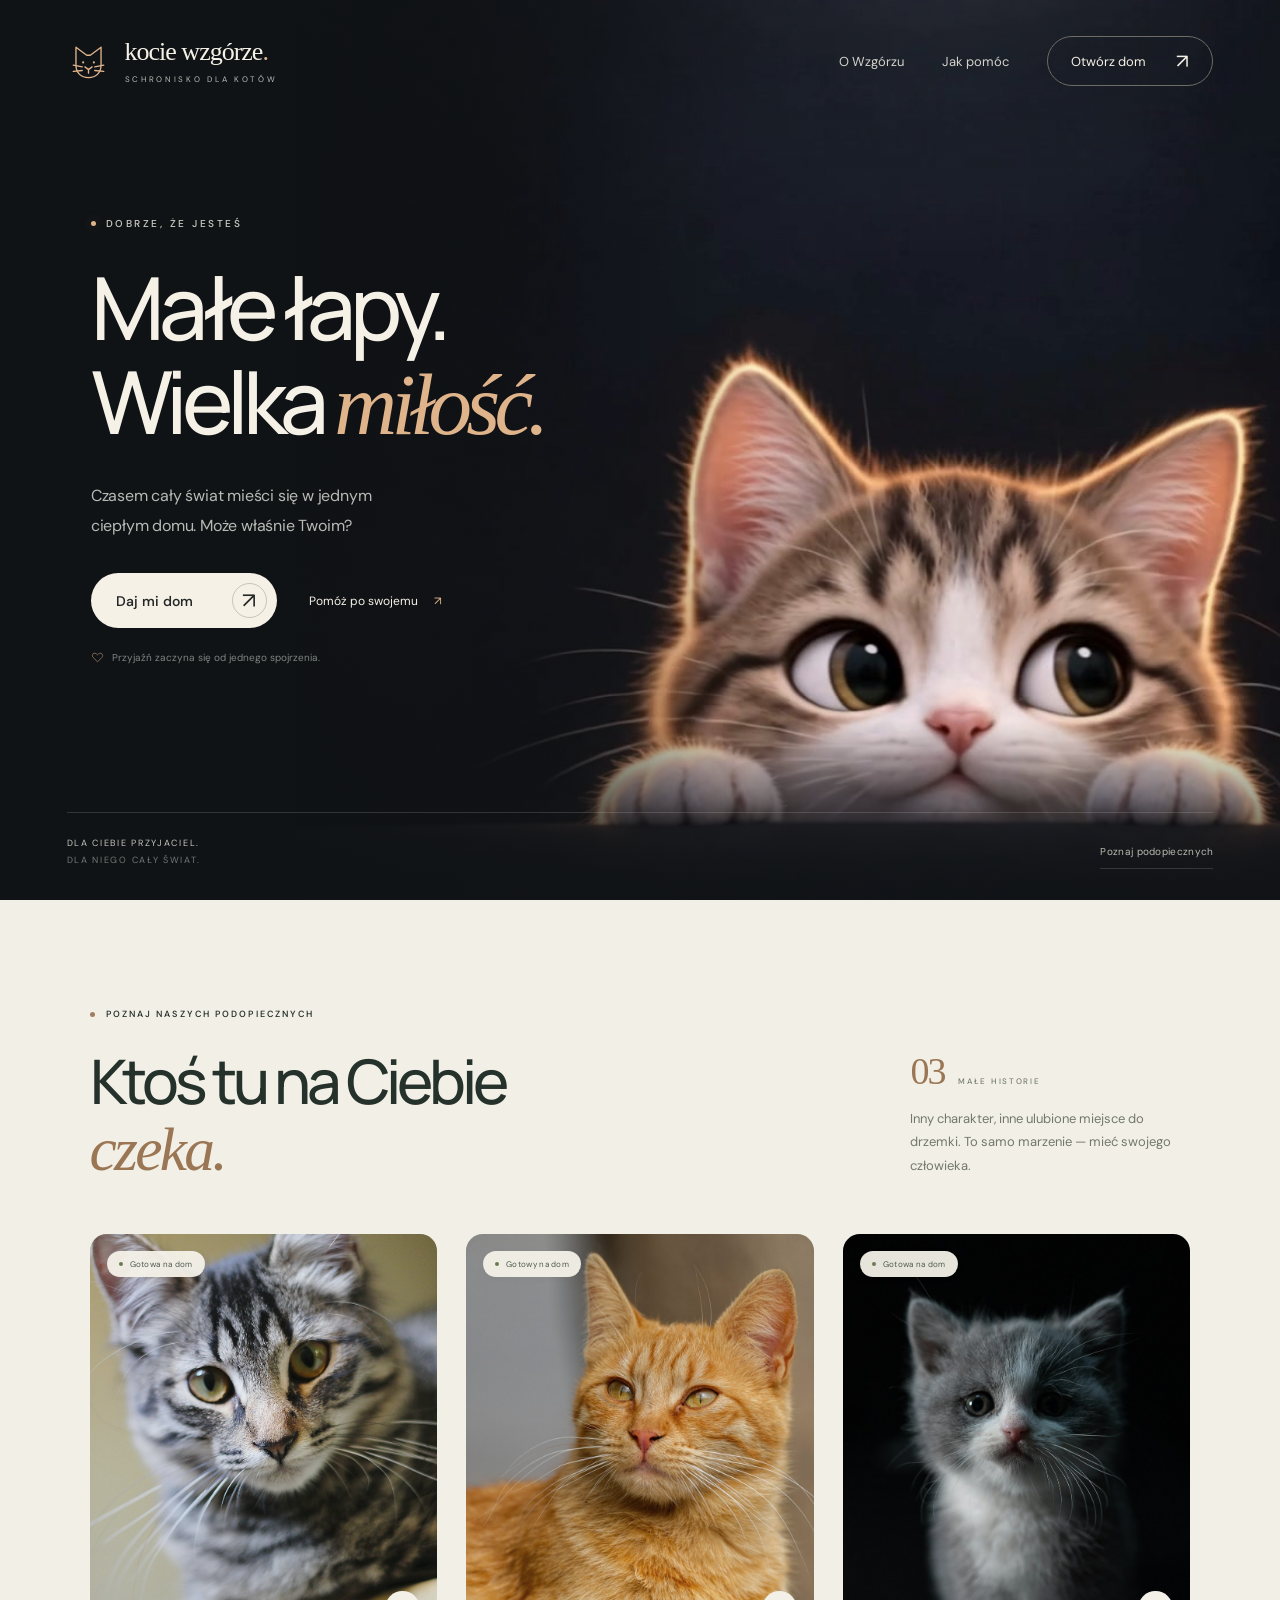
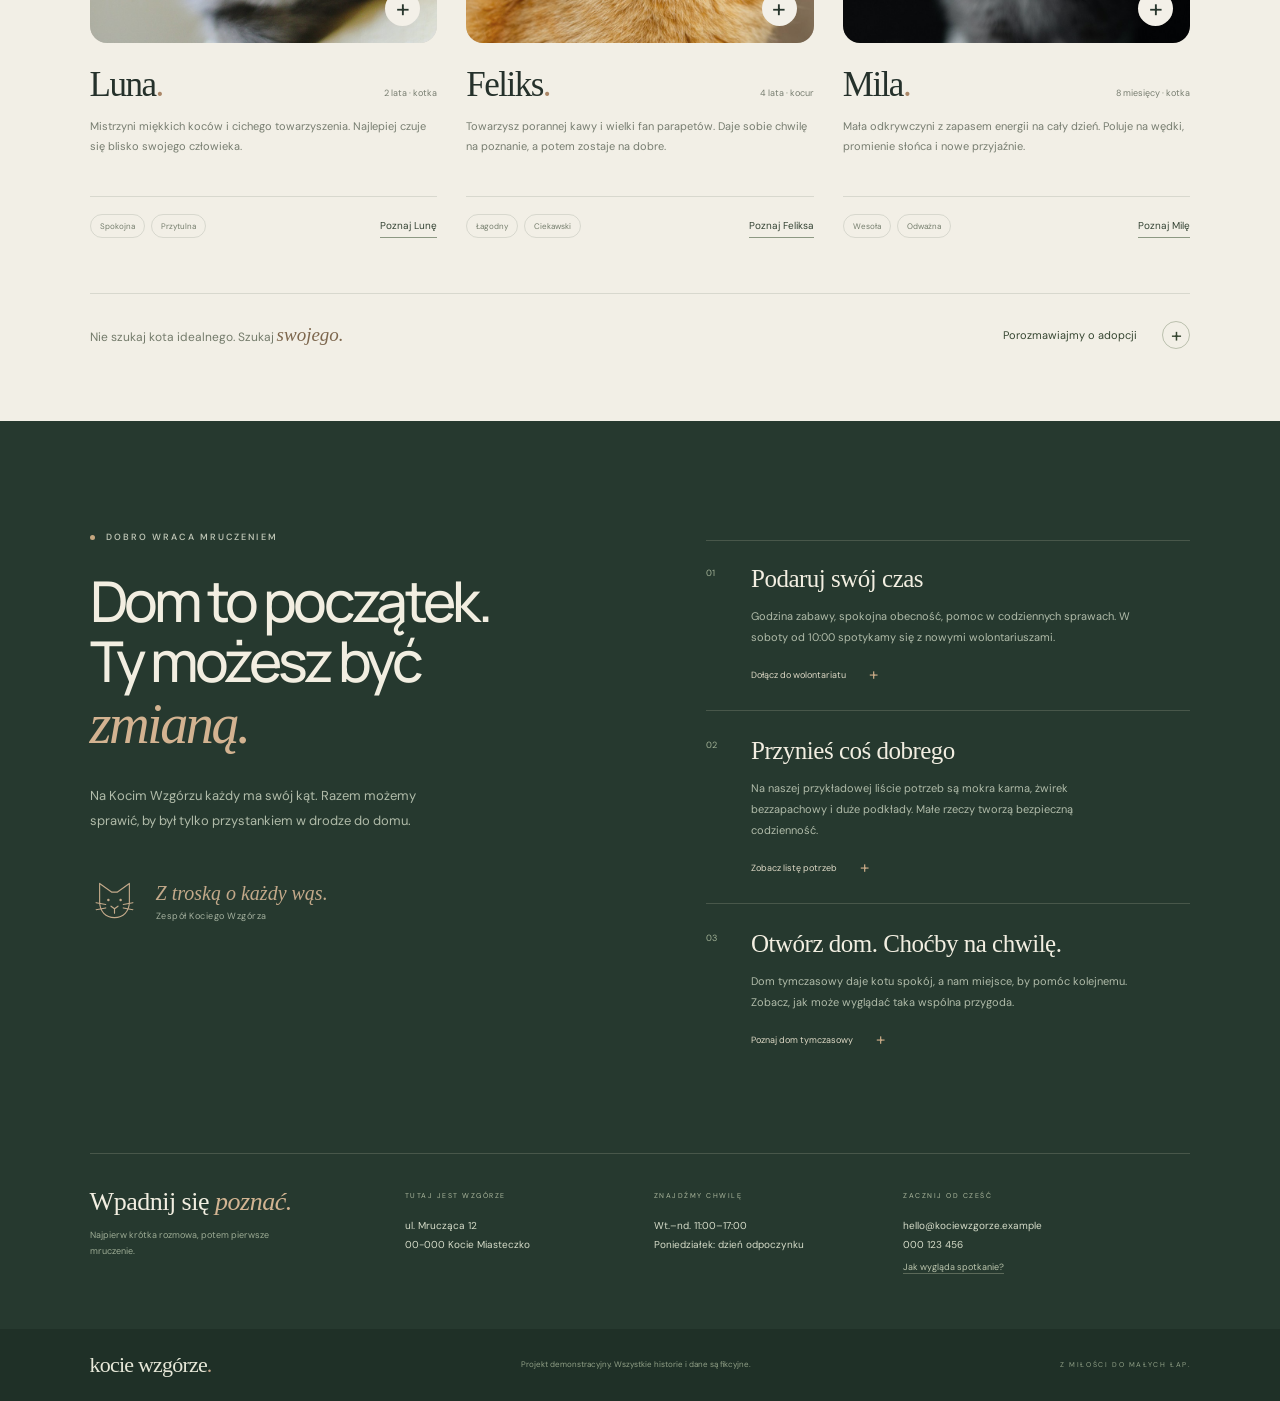
<file: index.html>
<!doctype html>
<html lang="pl">
<head>
  <meta charset="UTF-8">
  <meta name="viewport" content="width=device-width, initial-scale=1">
  <meta name="theme-color" content="#101316">
  <meta name="description" content="Kocie Wzgórze. Małe łapy, wielka miłość. Otwórz swój dom na nową przyjaźń.">
  <title>Kocie Wzgórze — małe łapy, wielka miłość</title>
  <link rel="icon" type="image/svg+xml" href="assets/favicon.svg">
  <link rel="preload" as="image" href="assets/poster.jpg">
  <link rel="stylesheet" href="styles.css">
  <link rel="stylesheet" href="sections.css">
  <script src="app.js?v=4" defer></script>
</head>
<body>
  <main>
  <div class="hero" id="hero">
    <div class="scene" aria-hidden="true">
      <video id="cat-video" muted playsinline preload="auto" poster="assets/poster.jpg" tabindex="-1"><source src="assets/motion.mp4" type="video/mp4"></video>
      <div class="scene-shade"></div>
    </div>
    <header class="header">
      <a class="brand" href="#hero" aria-label="Kocie Wzgórze — strona główna">
        <svg class="brand-cat" viewBox="0 0 48 48" fill="none" aria-hidden="true"><path d="M10 28V8l12 9h4l12-9v20c0 9-6 14-14 14s-14-5-14-14Z" stroke="currentColor" stroke-width="1.5" stroke-linejoin="round"/><path d="m20 30 4 3 4-3M24 33v4M7 28l10 2M7 35l10-1m24-6-10 2m10 5-10-1" stroke="currentColor" stroke-width="1.5" stroke-linecap="round"/><circle cx="18" cy="25" r="1.2" fill="currentColor"/><circle cx="30" cy="25" r="1.2" fill="currentColor"/></svg>
        <span><span class="brand-name">kocie wzgórze<span class="brand-dot">.</span></span><span class="brand-caption">SCHRONISKO DLA KOTÓW</span></span>
      </a>
      <nav aria-label="Nawigacja główna">
        <button class="nav-link" data-panel="about">O Wzgórzu</button>
        <a class="nav-link" href="#pomoc">Jak pomóc</a>
        <a class="nav-cta" href="#kocie-historie">Otwórz dom <span aria-hidden="true">↗</span></a>
      </nav>
    </header>

    <section class="intro" aria-labelledby="hero-title">
      <p class="eyebrow"><span class="live-dot"></span> DOBRZE, ŻE JESTEŚ</p>
      <h1 id="hero-title">Małe łapy.<br>Wielka <em>miłość.</em></h1>
      <p class="intro-copy">Czasem cały świat mieści się w jednym<br class="desktop-break"> ciepłym domu. Może właśnie Twoim?</p>
      <div class="intro-actions">
        <a class="primary-cta" href="#kocie-historie">Daj mi dom <span class="arrow" aria-hidden="true">↗</span></a>
        <a class="text-cta" href="#pomoc">Pomóż po swojemu <span aria-hidden="true">↗</span></a>
      </div>
      <p class="small-note"><svg viewBox="0 0 24 24" fill="none" aria-hidden="true"><path d="M20 5c-2-2-5-1-8 2C9 4 6 3 4 5s-2 5 0 7l8 8 8-8c2-2 2-5 0-7Z" stroke="currentColor" stroke-width="1.4" stroke-linejoin="round"/></svg> Przyjaźń zaczyna się od jednego spojrzenia.</p>
    </section>

    <footer class="footer">
      <p class="footer-message">DLA CIEBIE PRZYJACIEL.<br><span>DLA NIEGO CAŁY ŚWIAT.</span></p>
      <a class="hero-stories-link" href="#kocie-historie">Poznaj podopiecznych</a>
    </footer>
    <p class="media-status sr-only" id="media-status" role="status"></p>
  </div>
    <section class="stories-section" id="kocie-historie" aria-labelledby="stories-title">
    <div class="section-shell">
      <div class="stories-heading">
        <div>
          <p class="section-kicker"><span></span> POZNAJ NASZYCH PODOPIECZNYCH</p>
          <h2 id="stories-title">Ktoś tu na Ciebie<br><em>czeka.</em></h2>
        </div>
        <div class="stories-intro">
          <span class="stories-count">03 <span>MAŁE HISTORIE</span></span>
          <p>Inny charakter, inne ulubione miejsce do drzemki. To samo marzenie — mieć swojego człowieka.</p>
        </div>
      </div>

      <div class="cat-grid">
        <article class="cat-card">
          <button class="cat-photo-button" type="button" data-cat="luna" aria-label="Poznaj Lunę">
            <img src="assets/kot-luna.jpg" width="900" height="1050" loading="lazy" alt="Luna — kotka czekająca na adopcję">
            <span class="cat-availability"><span></span> Gotowa na dom</span>
            <span class="cat-photo-action" aria-hidden="true">+</span>
          </button>
          <div class="cat-card-heading"><h3>Luna<span>.</span></h3><span>2 lata · kotka</span></div>
          <p class="cat-description">Mistrzyni miękkich koców i cichego towarzyszenia. Najlepiej czuje się blisko swojego człowieka.</p>
          <div class="cat-card-bottom"><div class="cat-traits"><span>Spokojna</span><span>Przytulna</span></div><button type="button" class="cat-meet" data-cat="luna">Poznaj Lunę</button></div>
        </article>

        <article class="cat-card">
          <button class="cat-photo-button" type="button" data-cat="feliks" aria-label="Poznaj Feliksa">
            <img src="assets/kot-feliks.jpg" width="900" height="1050" loading="lazy" alt="Feliks — kot czekający na adopcję">
            <span class="cat-availability"><span></span> Gotowy na dom</span>
            <span class="cat-photo-action" aria-hidden="true">+</span>
          </button>
          <div class="cat-card-heading"><h3>Feliks<span>.</span></h3><span>4 lata · kocur</span></div>
          <p class="cat-description">Towarzysz porannej kawy i wielki fan parapetów. Daje sobie chwilę na poznanie, a potem zostaje na dobre.</p>
          <div class="cat-card-bottom"><div class="cat-traits"><span>Łagodny</span><span>Ciekawski</span></div><button type="button" class="cat-meet" data-cat="feliks">Poznaj Feliksa</button></div>
        </article>

        <article class="cat-card">
          <button class="cat-photo-button" type="button" data-cat="mila" aria-label="Poznaj Milę">
            <img src="assets/kot-mila.jpg" width="900" height="1050" loading="lazy" alt="Mila — młoda kotka czekająca na adopcję">
            <span class="cat-availability"><span></span> Gotowa na dom</span>
            <span class="cat-photo-action" aria-hidden="true">+</span>
          </button>
          <div class="cat-card-heading"><h3>Mila<span>.</span></h3><span>8 miesięcy · kotka</span></div>
          <p class="cat-description">Mała odkrywczyni z zapasem energii na cały dzień. Poluje na wędki, promienie słońca i nowe przyjaźnie.</p>
          <div class="cat-card-bottom"><div class="cat-traits"><span>Wesoła</span><span>Odważna</span></div><button type="button" class="cat-meet" data-cat="mila">Poznaj Milę</button></div>
        </article>
      </div>

      <div class="stories-afterword"><span>Nie szukaj kota idealnego. Szukaj <em>swojego.</em></span><button type="button" data-panel="visit">Porozmawiajmy o adopcji <span aria-hidden="true">+</span></button></div>
    </div>
  </section>

  <section class="help-section" id="pomoc" aria-labelledby="help-title">
    <div class="section-shell">
      <div class="help-layout">
        <div class="help-story">
          <p class="section-kicker"><span></span> DOBRO WRACA MRUCZENIEM</p>
          <h2 id="help-title">Dom to początek.<br>Ty możesz być<br><em>zmianą.</em></h2>
          <p class="help-lead">Na Kocim Wzgórzu każdy ma swój kąt. Razem możemy sprawić, by był tylko przystankiem w drodze do domu.</p>
          <div class="help-signature"><svg viewBox="0 0 56 53" fill="none" aria-hidden="true"><path d="M11 28V7l14 10h6L45 7v21c0 11-7 18-17 18S11 39 11 28Z" stroke="currentColor" stroke-width="1.3" stroke-linejoin="round"/><path d="m24 33 4 3 4-3m-4 3v5M7 29l11 2M7 37l11-2m31-6-11 2m11 6-11-2" stroke="currentColor" stroke-width="1.3" stroke-linecap="round"/><circle cx="21" cy="26" r="1.4" fill="currentColor"/><circle cx="35" cy="26" r="1.4" fill="currentColor"/></svg><span>Z troską o każdy wąs.<br><strong>Zespół Kociego Wzgórza</strong></span></div>
        </div>

        <div class="help-options">
          <article class="help-option"><span class="help-number">01</span><div><h3>Podaruj swój czas</h3><p>Godzina zabawy, spokojna obecność, pomoc w codziennych sprawach. W soboty od 10:00 spotykamy się z nowymi wolontariuszami.</p><button type="button" data-panel="volunteer">Dołącz do wolontariatu <span aria-hidden="true">+</span></button></div></article>
          <article class="help-option"><span class="help-number">02</span><div><h3>Przynieś coś dobrego</h3><p>Na naszej przykładowej liście potrzeb są mokra karma, żwirek bezzapachowy i duże podkłady. Małe rzeczy tworzą bezpieczną codzienność.</p><button type="button" data-panel="needs">Zobacz listę potrzeb <span aria-hidden="true">+</span></button></div></article>
          <article class="help-option"><span class="help-number">03</span><div><h3>Otwórz dom. Choćby na chwilę.</h3><p>Dom tymczasowy daje kotu spokój, a nam miejsce, by pomóc kolejnemu. Zobacz, jak może wyglądać taka wspólna przygoda.</p><button type="button" data-panel="foster">Poznaj dom tymczasowy <span aria-hidden="true">+</span></button></div></article>
        </div>
      </div>

      <div class="contact-strip" id="kontakt">
        <div class="contact-invitation"><p>Wpadnij się <em>poznać.</em></p><span>Najpierw krótka rozmowa, potem pierwsze mruczenie.</span></div>
        <div class="contact-detail"><span class="contact-label">TUTAJ JEST WZGÓRZE</span><p>ul. Mrucząca 12<br>00-000 Kocie Miasteczko</p></div>
        <div class="contact-detail"><span class="contact-label">ZNAJDŹMY CHWILĘ</span><p>Wt.–nd. 11:00–17:00<br>Poniedziałek: dzień odpoczynku</p></div>
        <div class="contact-detail"><span class="contact-label">ZACZNIJ OD CZEŚĆ</span><p>hello@kociewzgorze.example<br>000 123 456</p><button type="button" data-panel="visit">Jak wygląda spotkanie?</button></div>
      </div>
    </div>
  </section>

  <footer class="template-footer">
    <a href="#hero" class="template-footer-brand" aria-label="Wróć na górę strony">kocie wzgórze<span>.</span></a>
    <p>Projekt demonstracyjny. Wszystkie historie i dane są fikcyjne.</p>
    <span class="template-footer-note">Z MIŁOŚCI DO MAŁYCH ŁAP.</span>
  </footer>

  </main>

  <dialog id="info-dialog" aria-labelledby="panel-title">
    <div class="dialog-top"><span class="panel-brand">kocie wzgórze.</span><button class="close-dialog" aria-label="Zamknij okno">×</button></div>
    <div class="panel-content" id="panel-content"></div>
    <div class="dialog-bottom"><span>MAŁE ŁAPY. WIELKA MIŁOŚĆ.</span><svg viewBox="0 0 24 24" fill="none" aria-hidden="true"><path d="M20 5c-2-2-5-1-8 2C9 4 6 3 4 5s-2 5 0 7l8 8 8-8c2-2 2-5 0-7Z" stroke="currentColor" stroke-width="1.3"/></svg></div>
  </dialog>
</body>
</html>
</file>
<file: styles.css>
@import url('https://fonts.googleapis.com/css2?family=DM+Sans:wght@400;450;500;550;600;650;700&family=Manrope:wght@400;500;600;650;700;750;800&display=swap');

:root{color-scheme:dark;--bg:#101316;--cream:#f6f1e7;--muted:#a7a7a4;--accent:#dfb48b;--line:rgba(246,241,231,.15);font-family:'DM Sans',sans-serif;font-synthesis:none}
*{box-sizing:border-box}body{margin:0;background:var(--bg);color:var(--cream)}button,a,input{-webkit-tap-highlight-color:transparent}button,a{touch-action:manipulation}button{font:inherit;color:inherit;cursor:pointer}button{border:0}a{color:inherit;text-decoration:none}button:focus-visible,a:focus-visible,input:focus-visible{outline:2px solid var(--accent);outline-offset:6px}button{background:none}::selection{background:var(--accent);color:var(--bg)}
.hero{position:relative;isolation:isolate;min-height:760px;height:100svh;overflow:hidden;background:#101316}
.scene{position:absolute;inset:0;z-index:-2;overflow:hidden;pointer-events:none;background:#101316}
.scene video{position:absolute;left:23%;top:0;width:100%;height:100%;object-fit:cover;object-position:50% 100%;filter:saturate(.88);opacity:1}
.scene-shade{position:absolute;inset:0;background:linear-gradient(90deg,#101316 0%,rgba(16,19,22,.97) 20%,rgba(16,19,22,.70) 36%,rgba(16,19,22,0) 59%),linear-gradient(0deg,rgba(16,19,22,.92) 0%,rgba(16,19,22,0) 20%,rgba(16,19,22,0) 78%,rgba(16,19,22,.3) 100%)}
.header{position:relative;display:flex;align-items:center;justify-content:space-between;padding:36px 5.2vw;gap:35px;z-index:2}
.brand{display:flex;align-items:center;gap:15px;flex-shrink:0}.brand-cat{width:43px;height:43px;color:var(--accent)}.brand-name{display:block;font-size:26px;font-family:Georgia,serif;letter-spacing:-1px;line-height:1.1}.brand-dot{color:var(--accent)}.brand-caption{display:block;font-size:8px;letter-spacing:2.7px;margin-top:8px;color:#bbbcb7}
nav{display:flex;align-items:center;gap:38px}.nav-link{padding:12px 0;font-size:13px;color:#d3d3cc;position:relative}.nav-link:after,.text-cta:after{content:'';position:absolute;left:0;right:0;bottom:5px;height:1px;background:currentColor;transform:scaleX(0);transform-origin:left;transition:transform .25s}.nav-link:hover:after,.text-cta:hover:after{transform:scaleX(1)}.nav-cta{display:flex;align-items:center;gap:30px;border:1px solid #6d6d66;border-radius:99px;padding:14px 23px;font-size:13px;transition:background .2s,color .2s}.nav-cta:hover{background:var(--cream);color:var(--bg)}.nav-cta span{font-size:20px;line-height:1}
.intro{position:relative;margin-left:7.1vw;margin-top:clamp(72px,10.5vh,128px);width:59%;max-width:850px}.eyebrow{font-size:10px;font-weight:550;letter-spacing:2.5px;display:flex;align-items:center;gap:10px;margin:0 0 30px;color:#c5c5bd}.live-dot{height:5px;width:5px;background:var(--accent);border-radius:50%;box-shadow:0 0 12px rgba(223,180,139,.25)}
h1{font-family:'Manrope',sans-serif;font-size:clamp(70px,6.8vw,116px);line-height:1.09;letter-spacing:-.07em;font-weight:500;margin:0;max-width:850px}h1 em{font-family:Georgia,'Times New Roman',serif;font-weight:400;color:var(--accent);letter-spacing:-.065em}.intro-copy{font-size:16px;line-height:1.85;color:#b8bab5;margin:28px 0 0;letter-spacing:-.2px}.intro-actions{display:flex;align-items:center;gap:32px;margin-top:33px}.primary-cta{border-radius:99px;background:var(--cream);color:#242727;display:flex;align-items:center;gap:39px;padding:10px 10px 10px 25px;font-size:14px;font-weight:550;transition:background .2s,transform .2s;white-space:nowrap}.primary-cta:hover{background:var(--accent);transform:translateY(-2px)}.arrow{width:35px;height:35px;display:grid;place-items:center;border:1px solid rgba(16,19,22,.2);border-radius:50%;font-size:22px;font-weight:400}.text-cta{font-size:12px;padding:14px 0;position:relative;white-space:nowrap}.text-cta span{margin-left:13px;color:var(--accent)}.small-note{display:flex;align-items:center;gap:8px;color:#7e8481;font-size:10px;margin-top:23px}.small-note svg{height:13px;width:13px;color:var(--accent);opacity:.7}
.cat-caption{position:absolute;left:68%;top:20%;color:var(--accent);transform:rotate(-12deg);opacity:.8}.cat-caption span{font:italic 23px Georgia,serif}.cat-caption svg{display:block;width:60px;height:40px;margin-left:10px}
.footer{position:absolute;bottom:31px;left:5.2vw;right:5.2vw;display:flex;align-items:flex-end;justify-content:space-between;gap:25px;padding-top:22px;border-top:1px solid var(--line)}.footer-message{font-size:9px;letter-spacing:1.7px;line-height:1.9;margin:0;color:#c7c7be}.footer-message span{color:#717975}.look-control{position:absolute;left:67%;transform:translateX(-50%);width:236px}.look-heading{display:flex;align-items:center;gap:10px}.mouse-icon{width:15px;height:20px;color:var(--accent)}.look-heading label{font-size:10px;white-space:nowrap;color:#e1dfd7}.look-heading label span{color:#838b87}.range-wrap{display:flex;align-items:center;gap:12px;margin:9px 23px 0;font-size:11px;color:#8d948f}.range-wrap input{appearance:none;-webkit-appearance:none;height:18px;background:transparent;width:135px;margin:0;cursor:ew-resize}.range-wrap input::-webkit-slider-runnable-track{height:1px;background:#5d625d}.range-wrap input::-moz-range-track{height:1px;background:#5d625d}.range-wrap input::-webkit-slider-thumb{appearance:none;width:5px;height:5px;border-radius:50%;margin-top:-2px;background:var(--accent);box-shadow:0 0 0 4px rgba(223,180,139,.08)}.range-wrap input::-moz-range-thumb{border:0;width:5px;height:5px;border-radius:50%;background:var(--accent)}.motion-toggle{display:flex;align-items:center;gap:7px;color:#9b9f96;font-size:9px;padding:8px 0}.motion-toggle svg{width:18px;height:18px;border:1px solid #62685f;border-radius:50%;fill:none;stroke:currentColor;stroke-width:1.1}.play-symbol{display:none}.motion-toggle[aria-pressed=true] .pause-symbol{display:none}.motion-toggle[aria-pressed=true] .play-symbol{display:block}.motion-toggle:hover{color:var(--cream)}
.sr-only{position:absolute;width:1px;height:1px;padding:0;margin:-1px;overflow:hidden;clip:rect(0,0,0,0);white-space:nowrap;border:0}
dialog{margin:0 0 0 auto;height:100svh;max-height:100svh;width:min(620px,100%);max-width:100%;border:0;background:#efece2;color:#222a26;padding:34px 48px;box-shadow:-25px 0 100px #0005}dialog::backdrop{background:rgba(5,9,9,.65);backdrop-filter:blur(7px)}.dialog-top{display:flex;justify-content:space-between;align-items:center}.panel-brand{font:23px Georgia,serif;letter-spacing:-.6px}.close-dialog{font-size:29px;font-weight:400;border:1px solid #25322833;width:40px;height:40px;border-radius:50%;line-height:1;color:#253228}.close-dialog:hover{background:#253228;color:#efece2}.panel-content{padding-top:clamp(40px,10vh,100px)}.panel-eyebrow{font-size:10px;letter-spacing:2px;text-transform:uppercase;color:#777e70;margin-bottom:22px}.panel-content h2{font:400 clamp(37px,4vw,56px)/1.07 Georgia,serif;letter-spacing:-2px;margin:0 0 26px}.panel-lead{font-size:15px;line-height:1.8;color:#62695d}.panel-steps{padding:12px 0 0;list-style:none;counter-reset:steps}.panel-steps li{padding:20px 0;border-top:1px solid #222a2622;display:grid;grid-template-columns:30px 1fr;gap:13px;counter-increment:steps}.panel-steps li:before{content:'0' counter(steps);font-size:10px;margin-top:4px;color:#8a7159}.panel-steps h3{font-size:14px;margin:0 0 6px;font-weight:600}.panel-steps p{font-size:12px;line-height:1.7;color:#697060;margin:0}.panel-button{margin-top:18px;padding:14px 22px;border-radius:50px;background:#29382c;color:#f5f2e6;font-size:12px;display:inline-flex;gap:28px}.panel-button:hover{background:#4b5b45}.dialog-bottom{display:flex;justify-content:space-between;align-items:center;margin-top:45px;padding-top:25px;border-top:1px solid #222a2622;color:#6c7565;font-size:8px;letter-spacing:1.5px}.dialog-bottom svg{height:17px;width:17px}
@media(min-width:1700px){.intro{margin-top:13vh}.scene video{left:22%}}
@media(max-height:820px) and (min-width:901px){.hero{min-height:680px}.header{padding-top:27px;padding-bottom:24px}.intro{margin-top:45px}h1{font-size:clamp(68px,6.5vw,102px)}.eyebrow{margin-bottom:22px}.intro-copy{margin-top:22px}.intro-actions{margin-top:24px}.footer{bottom:24px}}
@media(max-width:1100px){nav{gap:25px}.intro{margin-left:6vw;width:62%}h1{font-size:clamp(67px,7.2vw,88px)}.intro-actions{gap:22px}.cat-caption{left:82%}.scene video{left:24%}.look-control{left:65%}}
@media(max-width:760px){.hero{min-height:700px;height:100svh}.header{padding:24px 6vw;gap:10px}.brand{gap:10px}.brand-cat{width:33px;height:36px}.brand-name{font-size:22px}.brand-caption{font-size:6px;letter-spacing:2px;margin-top:5px}nav{gap:0}.nav-link{display:none}.nav-cta{font-size:10px;gap:14px;padding:10px 14px}.nav-cta span{font-size:17px}.intro{margin:48px 7vw 0;width:88%;max-width:600px}.eyebrow{font-size:8px;letter-spacing:2px;margin-bottom:24px}h1{font-size:clamp(53px,10.5vw,78px);line-height:1.06;letter-spacing:-.065em}.intro-copy{font-size:13px;line-height:1.7;margin-top:22px;max-width:310px}.intro-actions{margin-top:25px;gap:25px}.primary-cta{font-size:12px;padding-left:20px;gap:30px}.arrow{width:31px;height:31px}.text-cta{font-size:10px}.small-note{font-size:8px;margin-top:19px}.scene video{left:-14%;width:128%;height:55%;top:38%;object-fit:cover;object-position:50% 100%}.scene-shade{background:linear-gradient(180deg,#101316 0%,#101316 33%,rgba(16,19,22,.85) 44%,rgba(16,19,22,0) 62%,rgba(16,19,22,0) 86%,#101316 100%)}.cat-caption{display:none}.cat-caption span{font-size:19px}.cat-caption svg{width:48px}.footer{left:7vw;right:7vw;bottom:22px;align-items:center;padding-top:17px}.footer-message{display:none}.look-control{position:static;transform:none;width:230px}.look-heading label{font-size:9px}.range-wrap{margin-left:24px;width:170px}.motion-toggle{font-size:8px}.motion-toggle span{max-width:55px;text-align:left}.desktop-break{display:none}dialog{padding:27px 28px}.panel-content{padding-top:55px}}
@media(max-width:380px){.brand-name{font-size:19px}.brand-cat{width:29px}.nav-cta{padding:10px 11px;font-size:9px}.intro{margin-top:42px}h1{font-size:49px}.intro-actions{gap:18px}.text-cta{font-size:9px}.primary-cta{gap:22px}.look-control{width:210px}.look-heading label{font-size:8px}}
@media(max-height:740px) and (max-width:760px) and (orientation:portrait){.hero{min-height:620px}.header{padding-top:20px;padding-bottom:20px}.intro{margin-top:25px}.eyebrow{margin-bottom:18px}h1{font-size:48px}.intro-copy{font-size:12px;margin-top:18px}.intro-actions{margin-top:20px}.small-note{display:none}.footer{bottom:18px}}
@media(max-height:600px) and (orientation:landscape){.hero{min-height:0}.header{padding:18px 5vw}.brand-name{font-size:22px}.brand-caption{font-size:7px}.brand-cat{width:33px;height:33px}.nav-cta{padding:10px 18px}.intro{margin-top:18px;margin-left:6vw;width:61%}.eyebrow{font-size:8px;margin-bottom:14px}h1{font-size:clamp(40px,5.1vw,64px);line-height:1.03}.intro-copy{font-size:12px;line-height:1.5;margin-top:12px}.intro-actions{margin-top:12px}.primary-cta{font-size:12px;padding:7px 7px 7px 20px}.arrow{width:29px;height:29px}.small-note{display:none}.footer{bottom:15px;padding-top:12px}.footer-message{font-size:7px}.motion-toggle span{display:none}.look-control{left:70%}.cat-caption{display:none}}
@media(prefers-reduced-motion:no-preference){.intro{animation:arrive .9s .1s both}.header{animation:arrive .8s both}.footer{animation:arrive .9s .3s both}@keyframes arrive{from{opacity:0;transform:translateY(14px)}to{opacity:1;transform:translateY(0)}}}
</file>
<file: sections.css>
.section-shell{width:min(1320px,86%);margin-inline:auto}.stories-section{background:#f2efe6;color:#25312b;padding:108px 0 72px;scroll-margin-top:25px}.section-kicker{display:flex;align-items:center;gap:11px;margin:0 0 26px;font-size:9px;font-weight:550;letter-spacing:2.1px;line-height:1.5}.section-kicker>span{width:5px;height:5px;background:#9e7f61;border-radius:50%;flex-shrink:0}.stories-heading{display:flex;justify-content:space-between;align-items:flex-end;gap:70px;margin-bottom:52px}.stories-heading h2,.help-story h2{font:500 clamp(45px,4.8vw,75px)/1.08 'Manrope',sans-serif;letter-spacing:-.065em;margin:0}.stories-heading h2 em,.help-story h2 em{font-family:Georgia,'Times New Roman',serif;font-weight:400;letter-spacing:-.045em;color:#9a7654}.stories-intro{max-width:280px;margin-bottom:5px}.stories-count{display:flex;align-items:baseline;gap:14px;font:400 38px/1 Georgia,serif;letter-spacing:-2px;color:#9a7654}.stories-count>span{font:500 8px/1.4 'DM Sans',sans-serif;letter-spacing:1.7px;color:#777d70}.stories-intro p{font-size:13px;line-height:1.8;color:#72786d;margin:17px 0 0}.cat-grid{display:grid;grid-template-columns:repeat(3,minmax(0,1fr));gap:29px}.cat-card{min-width:0}.cat-photo-button{position:relative;display:block;width:100%;height:auto;aspect-ratio:4/4.7;padding:0;border:0;border-radius:17px;overflow:hidden;background:#d6d2c5;text-align:left}.cat-photo-button img{display:block;width:100%;height:100%;object-fit:cover;transition:transform .6s cubic-bezier(.2,.7,.3,1),filter .6s;filter:saturate(.82)}.cat-photo-button:hover img{transform:scale(1.035);filter:saturate(1)}.cat-availability{position:absolute;left:17px;top:17px;display:flex;align-items:center;gap:7px;border-radius:99px;padding:8px 12px;background:rgba(246,243,234,.94);color:#4d594d;font-size:8px;letter-spacing:.3px;box-shadow:0 1px 10px #00000006}.cat-availability>span{height:4px;width:4px;background:#697d51;border-radius:50%}.cat-photo-action{position:absolute;right:17px;bottom:17px;background:#f3f0e8;color:#29372e;border-radius:50%;height:35px;width:35px;display:grid;place-items:center;font-size:25px;font-weight:400;line-height:1;transition:transform .25s}.cat-photo-button:hover .cat-photo-action{transform:rotate(90deg)}.cat-card-heading{display:flex;align-items:baseline;justify-content:space-between;gap:10px;margin-top:23px}.cat-card-heading h3{font:400 35px/1.1 Georgia,serif;letter-spacing:-1.5px;margin:0}.cat-card-heading h3>span{color:#ab8768}.cat-card-heading>span{font-size:9px;color:#777d70;white-space:nowrap}.cat-description{font-size:11px;line-height:1.8;color:#777d70;min-height:60px;margin:13px 0 19px}.cat-card-bottom{display:flex;align-items:center;justify-content:space-between;gap:10px;padding-top:17px;border-top:1px solid #26372b20}.cat-traits{display:flex;flex-wrap:wrap;gap:6px}.cat-traits span{font-size:8px;padding:6px 9px;border:1px solid #25372a20;border-radius:30px;color:#747d6c;white-space:nowrap}.cat-meet{color:#344333;font-size:10px;padding:5px 0;border-bottom:1px solid #8d9983;white-space:nowrap;transition:color .2s}.cat-meet:hover{color:#9a7654}.stories-afterword{border-top:1px solid #26372b20;margin-top:55px;padding-top:27px;display:flex;align-items:center;justify-content:space-between;gap:25px}.stories-afterword>span{font-size:12px;color:#747b6b}.stories-afterword>span em{font:italic 19px Georgia,serif;color:#7d674e}.stories-afterword>button{display:flex;align-items:center;gap:25px;color:#364631;font-size:11px;padding:0}.stories-afterword>button>span{height:28px;width:28px;display:grid;place-items:center;border:1px solid #68795866;border-radius:50%;font-size:20px;font-weight:400}.stories-afterword>button:hover{color:#9a7654}.help-section{padding:110px 0 54px;background:#26392f;color:#f2eee1;scroll-margin-top:25px}.help-section .section-kicker{color:#bec5b5}.help-section .section-kicker>span{background:#c5a780}.help-layout{display:grid;grid-template-columns:1fr 1fr;gap:12%}.help-story h2{font-size:clamp(43px,4.4vw,68px)}.help-story h2 em{color:#d3b391}.help-lead{max-width:330px;font-size:13px;line-height:1.9;margin:29px 0;color:#b0bba9}.help-signature{display:flex;align-items:center;gap:17px;margin-top:43px;color:#c3a98a}.help-signature svg{height:49px;width:49px}.help-signature>span{font:italic 20px/1.5 Georgia,serif}.help-signature strong{display:block;font:400 9px/1.8 'DM Sans',sans-serif;letter-spacing:.5px;color:#a5b19f}.help-options{padding-top:9px}.help-option{display:grid;grid-template-columns:32px 1fr;gap:13px;padding:24px 0 27px;border-top:1px solid #ecedd12b}.help-option:first-child{padding-top:22px}.help-number{color:#a0b095;font-size:9px;padding-top:4px}.help-option h3{font:400 25px/1.25 Georgia,serif;letter-spacing:-.5px;margin:0 0 12px}.help-option p{font-size:11px;line-height:1.9;color:#b0bba9;max-width:380px;margin:0}.help-option button{display:flex;align-items:center;gap:23px;padding:0;margin-top:18px;color:#ded9c6;font-size:9px}.help-option button>span{font-size:17px;color:#c4a784;font-weight:400;line-height:1}.help-option button:hover{color:#dfb48b}.contact-strip{display:grid;grid-template-columns:1.3fr 1fr 1fr 1.3fr;gap:28px;margin-top:78px;padding-top:31px;border-top:1px solid #ecedd12b}.contact-invitation>p{font:400 26px/1.3 Georgia,serif;margin:0 0 8px;letter-spacing:-.5px}.contact-invitation>p em{color:#d2b492}.contact-invitation>span{display:block;max-width:185px;font-size:9px;line-height:1.8;color:#9dac95}.contact-label{font-size:7px;letter-spacing:1.5px;color:#acb89e;display:block;line-height:1.5;margin:6px 0 14px}.contact-detail>p{font-size:10px;line-height:1.9;margin:0;color:#d7ddca;overflow-wrap:anywhere}.contact-detail>button{font-size:9px;color:#bdc7af;padding:0;border-bottom:1px solid #d4d8b84d;margin-top:7px}.contact-detail>button:hover{color:#dfb48b}.template-footer{background:#1f3027;display:flex;justify-content:space-between;align-items:center;gap:25px;padding:25px 7%;color:#b5c0a9}.template-footer-brand{font:400 22px/1 Georgia,serif;letter-spacing:-.8px;color:#e6e7d8;white-space:nowrap}.template-footer-brand>span{color:#c7a78a}.template-footer p{font-size:8px;line-height:1.7;margin:0;color:#91a087}.template-footer-note{font-size:7px;letter-spacing:1.6px;color:#91a087;white-space:nowrap}
@media(min-width:1700px){.stories-section{padding-top:125px}.cat-photo-button{aspect-ratio:4/4.6}}
@media(max-width:1050px){.cat-grid{gap:22px}.cat-description{min-height:80px}.cat-card-bottom{align-items:flex-start;flex-direction:column;gap:14px}.help-layout{gap:8%}.contact-strip{grid-template-columns:1.2fr 1fr 1fr;gap:30px}.contact-invitation{grid-column:1/-1;display:flex;align-items:baseline;gap:24px}.contact-invitation>span{max-width:none}.contact-invitation>p{margin:0}.template-footer-note{display:none}}
@media(max-width:760px){.section-shell{width:86%}.stories-section{padding:65px 0 45px}.section-kicker{font-size:7px;letter-spacing:1.7px;margin-bottom:23px}.stories-heading{display:block;margin-bottom:31px}.stories-heading h2{font-size:46px;line-height:1.1}.stories-intro{max-width:100%;display:flex;gap:22px;align-items:center;margin-top:25px}.stories-count{font-size:33px;display:block;min-width:75px}.stories-count>span{display:block;font-size:6px;letter-spacing:1px;margin-top:7px}.stories-intro p{font-size:11px;margin:0;line-height:1.8;max-width:350px}.cat-grid{grid-template-columns:1fr;gap:37px}.cat-photo-button{aspect-ratio:4/4.25;border-radius:14px}.cat-photo-button img{object-position:center 45%}.cat-availability{font-size:8px;left:14px;top:14px}.cat-card-heading{margin-top:19px}.cat-card-heading h3{font-size:34px}.cat-card-heading>span{font-size:10px}.cat-description{font-size:12px;min-height:0;margin:13px 0 17px;line-height:1.8}.cat-card-bottom{flex-direction:row;align-items:center}.cat-traits span{font-size:8px}.cat-meet{font-size:10px}.stories-afterword{margin-top:37px;padding-top:25px;align-items:flex-start;flex-direction:column;gap:21px}.stories-afterword>span{font-size:10px}.stories-afterword>span em{font-size:17px}.stories-afterword>button{font-size:10px;justify-content:space-between;width:100%}.help-section{padding:65px 0 38px}.help-layout{grid-template-columns:1fr;gap:39px}.help-story h2{font-size:45px}.help-lead{font-size:12px;max-width:340px;margin-top:25px}.help-signature{margin-top:29px}.help-signature>span{font-size:19px}.help-signature svg{width:42px;height:42px}.help-options{padding-top:0}.help-option{grid-template-columns:23px 1fr;gap:10px;padding:23px 0 25px}.help-option h3{font-size:25px}.help-option p{font-size:11px;max-width:none}.help-option button{font-size:10px}.help-option:last-child{padding-bottom:0}.contact-strip{grid-template-columns:1fr 1fr;gap:26px 22px;margin-top:47px;padding-top:27px}.contact-invitation{display:block}.contact-invitation>p{font-size:28px;margin-bottom:8px}.contact-invitation>span{font-size:10px;max-width:280px}.contact-label{font-size:6px;margin-bottom:9px}.contact-detail>p{font-size:10px}.contact-detail:last-child{grid-column:1/-1}.template-footer{padding:26px 7%;display:block}.template-footer-brand{font-size:24px}.template-footer p{font-size:7px;margin-top:13px;max-width:270px}}
@media(min-width:560px) and (max-width:760px){.cat-grid{grid-template-columns:repeat(3,minmax(0,1fr));gap:17px}.cat-photo-button{aspect-ratio:3/4}.cat-availability{font-size:6px;padding:6px 7px;left:8px;top:8px;gap:5px}.cat-photo-action{width:27px;height:27px;font-size:19px;right:10px;bottom:10px}.cat-card-heading{display:block}.cat-card-heading>span{display:block;margin-top:8px;font-size:8px}.cat-card-heading h3{font-size:29px}.cat-description{font-size:10px;min-height:110px}.cat-card-bottom{flex-direction:column;align-items:flex-start}.cat-traits{gap:4px}.cat-traits span{font-size:6px;padding:5px 6px}.cat-meet{font-size:9px}.help-layout{grid-template-columns:1fr 1fr;gap:35px}.help-story h2{font-size:39px}.help-section .section-kicker{font-size:6px}.help-option{grid-template-columns:18px 1fr;gap:6px}.help-option h3{font-size:22px}.help-option p{font-size:10px}.help-option button{font-size:8px;gap:12px}}
@media(prefers-reduced-motion:reduce){.cat-photo-button img,.cat-photo-action{transition:none}.cat-photo-button:hover img{transform:none}.cat-photo-button:hover .cat-photo-action{transform:none}}
.hero-stories-link{font-size:10px;letter-spacing:.3px;color:#b8bcb1;padding:10px 0;border-bottom:1px solid #797f7055}.hero-stories-link:hover{color:var(--accent)}.profile-photo{display:block;width:100%;height:245px;object-fit:cover;object-position:center 42%;border-radius:12px;margin:0 0 25px}.demo-panel-note{font-size:10px;line-height:1.8;color:#7a806e;margin-top:25px;border-top:1px solid #26372b20;padding-top:18px}html{scroll-behavior:smooth}@media(prefers-reduced-motion:reduce){html{scroll-behavior:auto}}@media(max-width:760px){.hero-stories-link{font-size:9px;margin-left:auto}.profile-photo{height:240px}}
</file>
